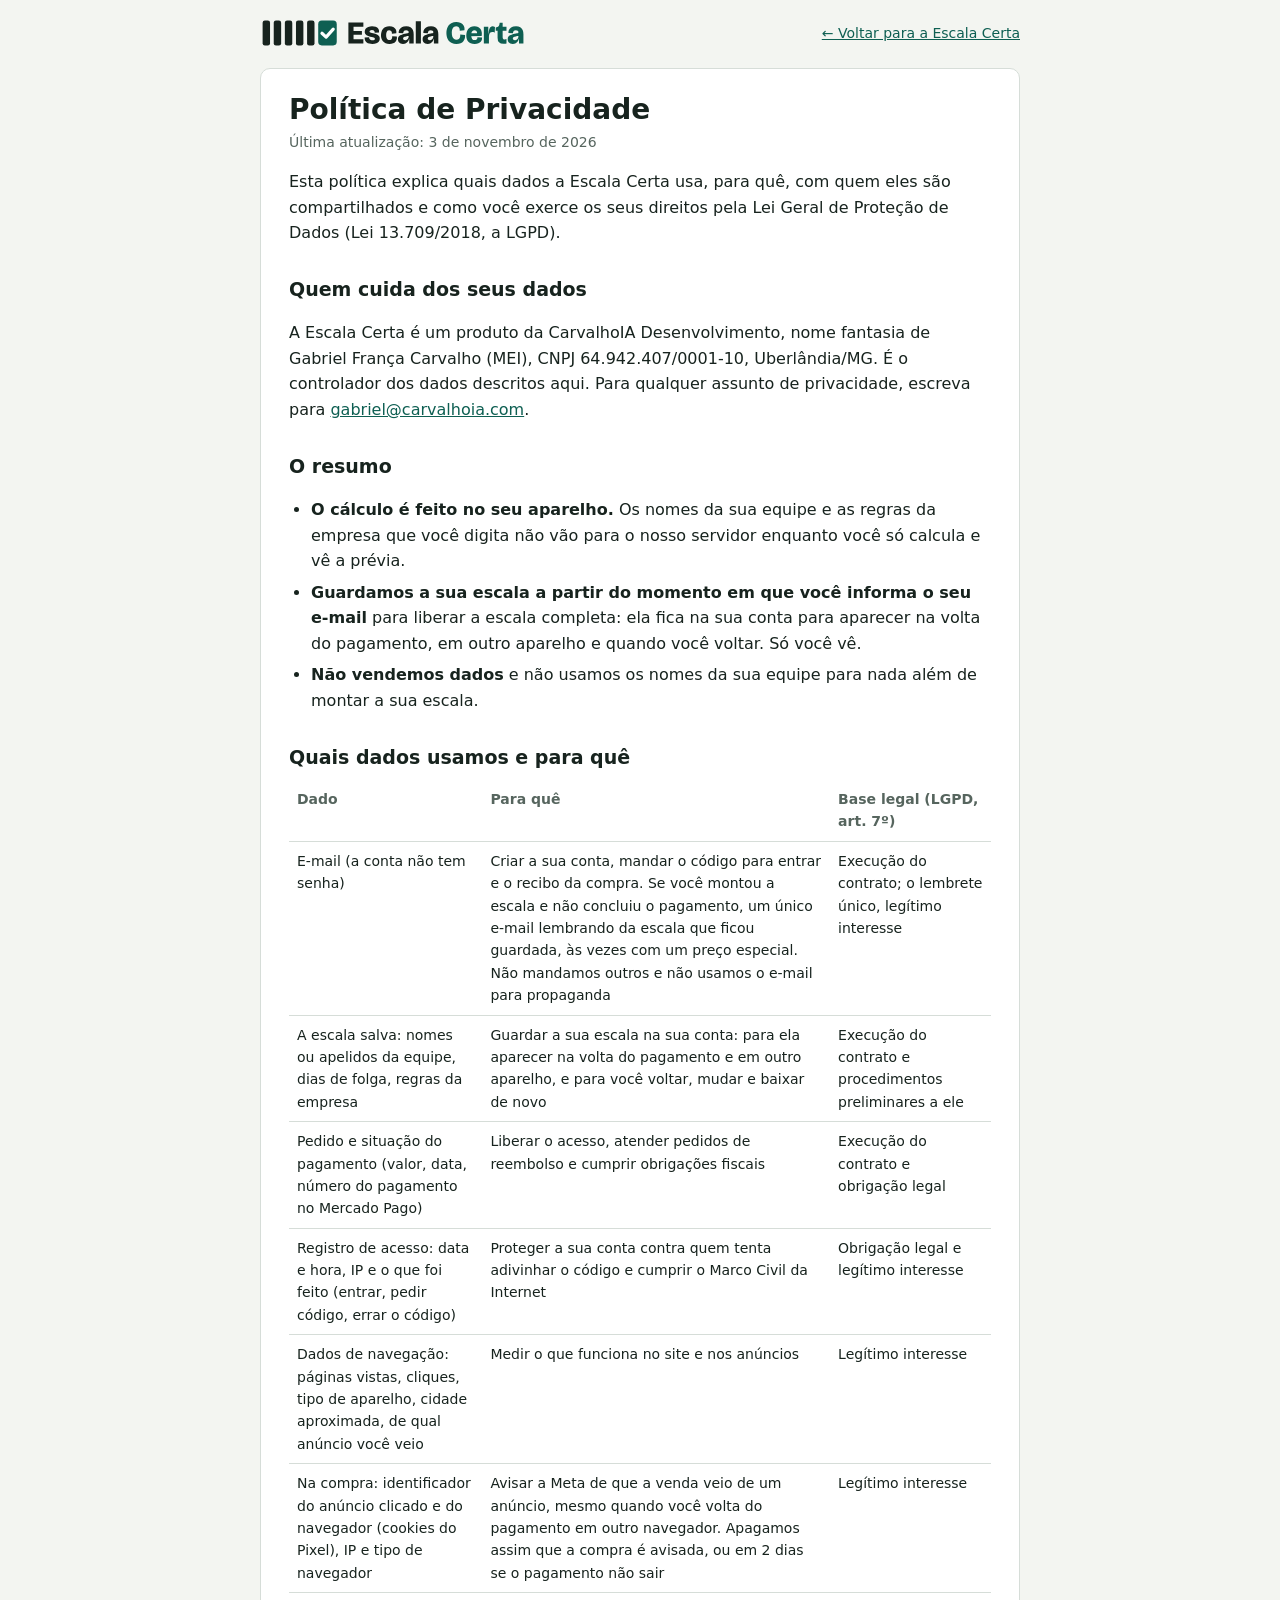
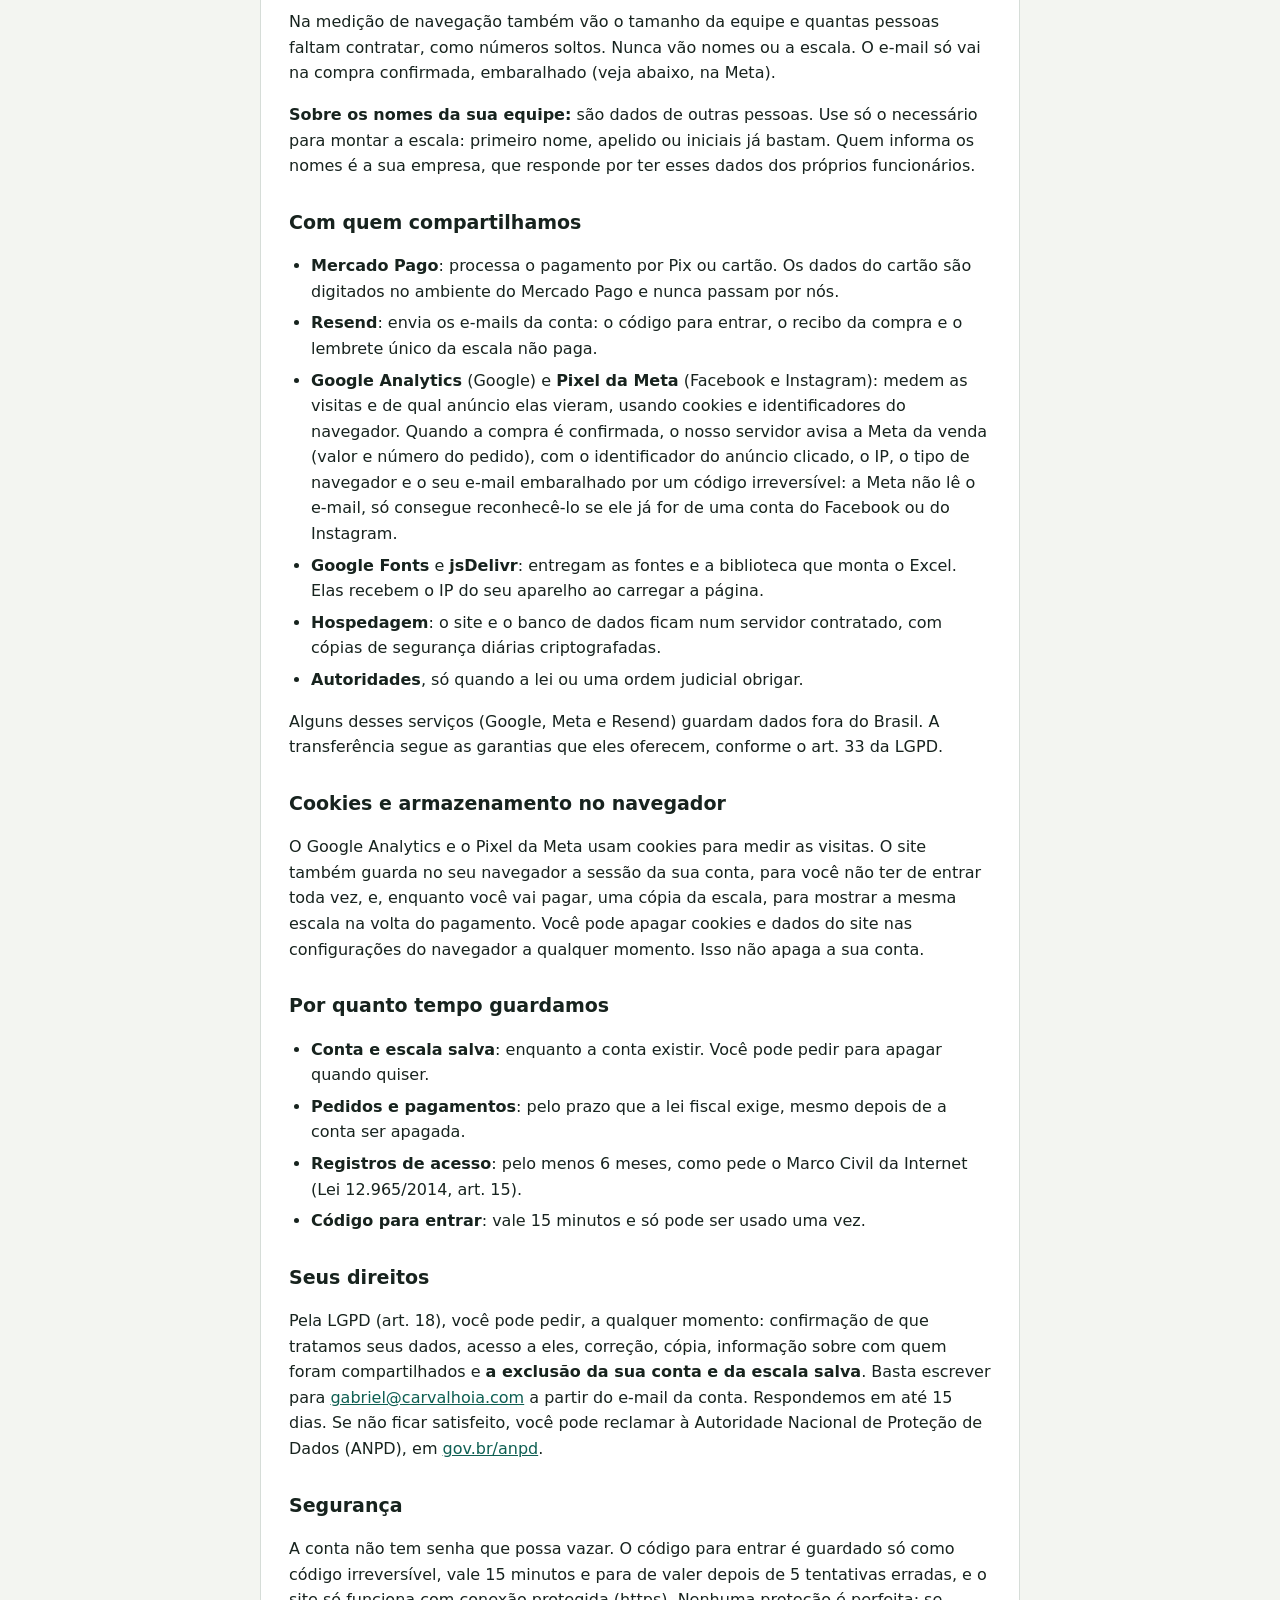
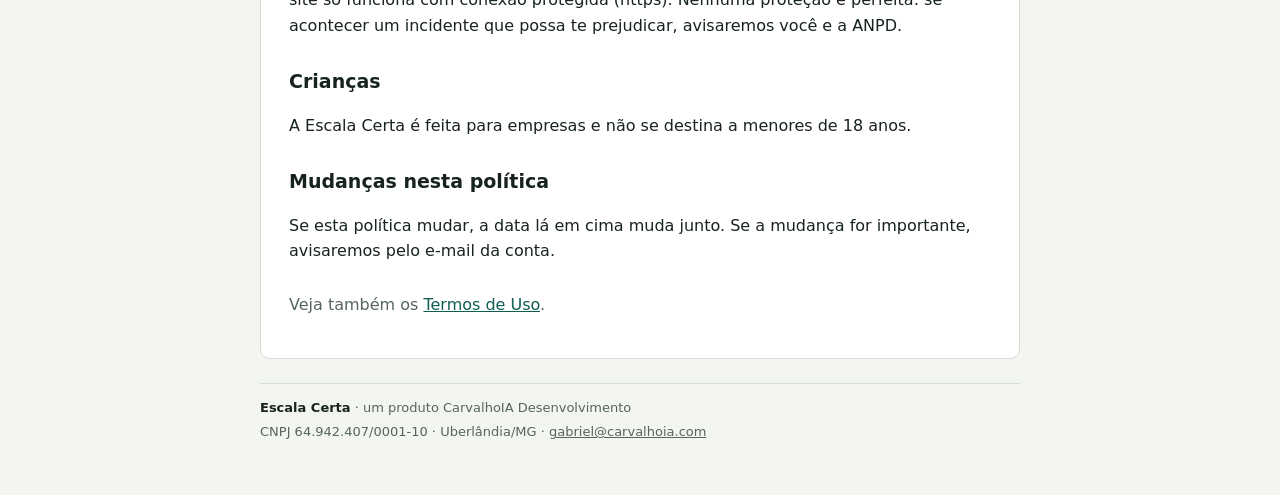
<file: gerador/privacidade.html>
<!doctype html>
<html lang="pt-BR">
<head>
<meta charset="utf-8">
<meta name="viewport" content="width=device-width, initial-scale=1, viewport-fit=cover">
<title>Política de Privacidade · Escala Certa</title>
<link rel="icon" href="img/icone.svg" type="image/svg+xml">
<link rel="icon" href="img/favicon-32.png" sizes="32x32" type="image/png">
<meta name="theme-color" content="#0e5f52">
<link rel="stylesheet" href="legal.css">
</head>
<body>
<header class="cabeca">
  <a class="logo" href="./"><img src="img/logo.svg" alt="Escala Certa" width="170" height="34"></a>
  <a class="voltar" href="./">← Voltar para a Escala Certa</a>
</header>
<main class="texto">
  <h1>Política de Privacidade</h1>
  <p class="data">Última atualização: 3 de novembro de 2026</p>

  <p>Esta política explica quais dados a Escala Certa usa, para quê, com quem eles são compartilhados e como você
    exerce os seus direitos pela Lei Geral de Proteção de Dados (Lei 13.709/2018, a LGPD).</p>

  <h2>Quem cuida dos seus dados</h2>
  <p>A Escala Certa é um produto da CarvalhoIA Desenvolvimento, nome fantasia de Gabriel França Carvalho (MEI),
    CNPJ 64.942.407/0001-10, Uberlândia/MG. É o controlador dos dados descritos aqui. Para qualquer assunto de
    privacidade, escreva para <a href="mailto:gabriel@carvalhoia.com">gabriel@carvalhoia.com</a>.</p>

  <h2>O resumo</h2>
  <ul>
    <li><b>O cálculo é feito no seu aparelho.</b> Os nomes da sua equipe e as regras da empresa que você digita não vão
      para o nosso servidor enquanto você só calcula e vê a prévia.</li>
    <li><b>Guardamos a sua escala a partir do momento em que você informa o seu e-mail</b> para liberar a escala completa:
      ela fica na sua conta para aparecer na volta do pagamento, em outro aparelho e quando você voltar. Só você vê.</li>
    <li><b>Não vendemos dados</b> e não usamos os nomes da sua equipe para nada além de montar a sua escala.</li>
  </ul>

  <h2>Quais dados usamos e para quê</h2>
  <table>
    <thead><tr><th>Dado</th><th>Para quê</th><th>Base legal (LGPD, art. 7º)</th></tr></thead>
    <tbody>
      <tr><td>E-mail (a conta não tem senha)</td>
        <td>Criar a sua conta, mandar o código para entrar e o recibo da compra. Se você montou a escala e não concluiu o pagamento, um único e-mail lembrando da escala que ficou guardada, às vezes com um preço especial. Não mandamos outros e não usamos o e-mail para propaganda</td><td>Execução do contrato; o lembrete único, legítimo interesse</td></tr>
      <tr><td>A escala salva: nomes ou apelidos da equipe, dias de folga, regras da empresa</td>
        <td>Guardar a sua escala na sua conta: para ela aparecer na volta do pagamento e em outro aparelho, e para você voltar, mudar e baixar de novo</td><td>Execução do contrato e procedimentos preliminares a ele</td></tr>
      <tr><td>Pedido e situação do pagamento (valor, data, número do pagamento no Mercado Pago)</td>
        <td>Liberar o acesso, atender pedidos de reembolso e cumprir obrigações fiscais</td><td>Execução do contrato e obrigação legal</td></tr>
      <tr><td>Registro de acesso: data e hora, IP e o que foi feito (entrar, pedir código, errar o código)</td>
        <td>Proteger a sua conta contra quem tenta adivinhar o código e cumprir o Marco Civil da Internet</td><td>Obrigação legal e legítimo interesse</td></tr>
      <tr><td>Dados de navegação: páginas vistas, cliques, tipo de aparelho, cidade aproximada, de qual anúncio você veio</td>
        <td>Medir o que funciona no site e nos anúncios</td><td>Legítimo interesse</td></tr>
      <tr><td>Na compra: identificador do anúncio clicado e do navegador (cookies do Pixel), IP e tipo de navegador</td>
        <td>Avisar a Meta de que a venda veio de um anúncio, mesmo quando você volta do pagamento em outro navegador.
          Apagamos assim que a compra é avisada, ou em 2 dias se o pagamento não sair</td><td>Legítimo interesse</td></tr>
    </tbody>
  </table>
  <p>Na medição de navegação também vão o tamanho da equipe e quantas pessoas faltam contratar, como números soltos.
    Nunca vão nomes ou a escala. O e-mail só vai na compra confirmada, embaralhado (veja abaixo, na Meta).</p>
  <p><b>Sobre os nomes da sua equipe:</b> são dados de outras pessoas. Use só o necessário para montar a escala:
    primeiro nome, apelido ou iniciais já bastam. Quem informa os nomes é a sua empresa, que responde por ter esses
    dados dos próprios funcionários.</p>

  <h2>Com quem compartilhamos</h2>
  <ul>
    <li><b>Mercado Pago</b>: processa o pagamento por Pix ou cartão. Os dados do cartão são digitados no ambiente
      do Mercado Pago e nunca passam por nós.</li>
    <li><b>Resend</b>: envia os e-mails da conta: o código para entrar, o recibo da compra e o lembrete único da escala não paga.</li>
    <li><b>Google Analytics</b> (Google) e <b>Pixel da Meta</b> (Facebook e Instagram): medem as visitas e de qual
      anúncio elas vieram, usando cookies e identificadores do navegador. Quando a compra é confirmada, o nosso
      servidor avisa a Meta da venda (valor e número do pedido), com o identificador do anúncio clicado, o IP, o tipo
      de navegador e o seu e-mail embaralhado por um código irreversível: a Meta não lê o e-mail, só consegue
      reconhecê-lo se ele já for de uma conta do Facebook ou do Instagram.</li>
    <li><b>Google Fonts</b> e <b>jsDelivr</b>: entregam as fontes e a biblioteca que monta o Excel. Elas recebem o
      IP do seu aparelho ao carregar a página.</li>
    <li><b>Hospedagem</b>: o site e o banco de dados ficam num servidor contratado, com cópias de segurança diárias
      criptografadas.</li>
    <li><b>Autoridades</b>, só quando a lei ou uma ordem judicial obrigar.</li>
  </ul>
  <p>Alguns desses serviços (Google, Meta e Resend) guardam dados fora do Brasil. A transferência segue as
    garantias que eles oferecem, conforme o art. 33 da LGPD.</p>

  <h2>Cookies e armazenamento no navegador</h2>
  <p>O Google Analytics e o Pixel da Meta usam cookies para medir as visitas. O site também guarda no seu navegador
    a sessão da sua conta, para você não ter de entrar toda vez, e, enquanto você vai pagar, uma cópia da escala,
    para mostrar a mesma escala na volta do pagamento. Você pode apagar cookies e dados do site nas configurações
    do navegador a qualquer momento. Isso não apaga a sua conta.</p>

  <h2>Por quanto tempo guardamos</h2>
  <ul>
    <li><b>Conta e escala salva</b>: enquanto a conta existir. Você pode pedir para apagar quando quiser.</li>
    <li><b>Pedidos e pagamentos</b>: pelo prazo que a lei fiscal exige, mesmo depois de a conta ser apagada.</li>
    <li><b>Registros de acesso</b>: pelo menos 6 meses, como pede o Marco Civil da Internet (Lei 12.965/2014, art. 15).</li>
    <li><b>Código para entrar</b>: vale 15 minutos e só pode ser usado uma vez.</li>
  </ul>

  <h2>Seus direitos</h2>
  <p>Pela LGPD (art. 18), você pode pedir, a qualquer momento: confirmação de que tratamos seus dados, acesso a eles,
    correção, cópia, informação sobre com quem foram compartilhados e <b>a exclusão da sua conta e da escala salva</b>.
    Basta escrever para <a href="mailto:gabriel@carvalhoia.com">gabriel@carvalhoia.com</a> a partir do e-mail da conta.
    Respondemos em até 15 dias. Se não ficar satisfeito, você pode reclamar à Autoridade Nacional de Proteção de Dados
    (ANPD), em <a href="https://www.gov.br/anpd">gov.br/anpd</a>.</p>

  <h2>Segurança</h2>
  <p>A conta não tem senha que possa vazar. O código para entrar é guardado só como código irreversível, vale
    15 minutos e para de valer depois de 5 tentativas erradas, e o site só funciona com conexão protegida (https). Nenhuma proteção é perfeita: se acontecer um incidente que possa
    te prejudicar, avisaremos você e a ANPD.</p>

  <h2>Crianças</h2>
  <p>A Escala Certa é feita para empresas e não se destina a menores de 18 anos.</p>

  <h2>Mudanças nesta política</h2>
  <p>Se esta política mudar, a data lá em cima muda junto. Se a mudança for importante, avisaremos pelo e-mail da conta.</p>

  <p class="ver-tambem">Veja também os <a href="termos.html">Termos de Uso</a>.</p>
</main>
<footer class="rodape">
  <p><b>Escala Certa</b> · um produto CarvalhoIA Desenvolvimento</p>
  <p>CNPJ 64.942.407/0001-10 · Uberlândia/MG ·
    <a href="mailto:gabriel@carvalhoia.com">gabriel@carvalhoia.com</a></p>
</footer>
</body>
</html>
</file>
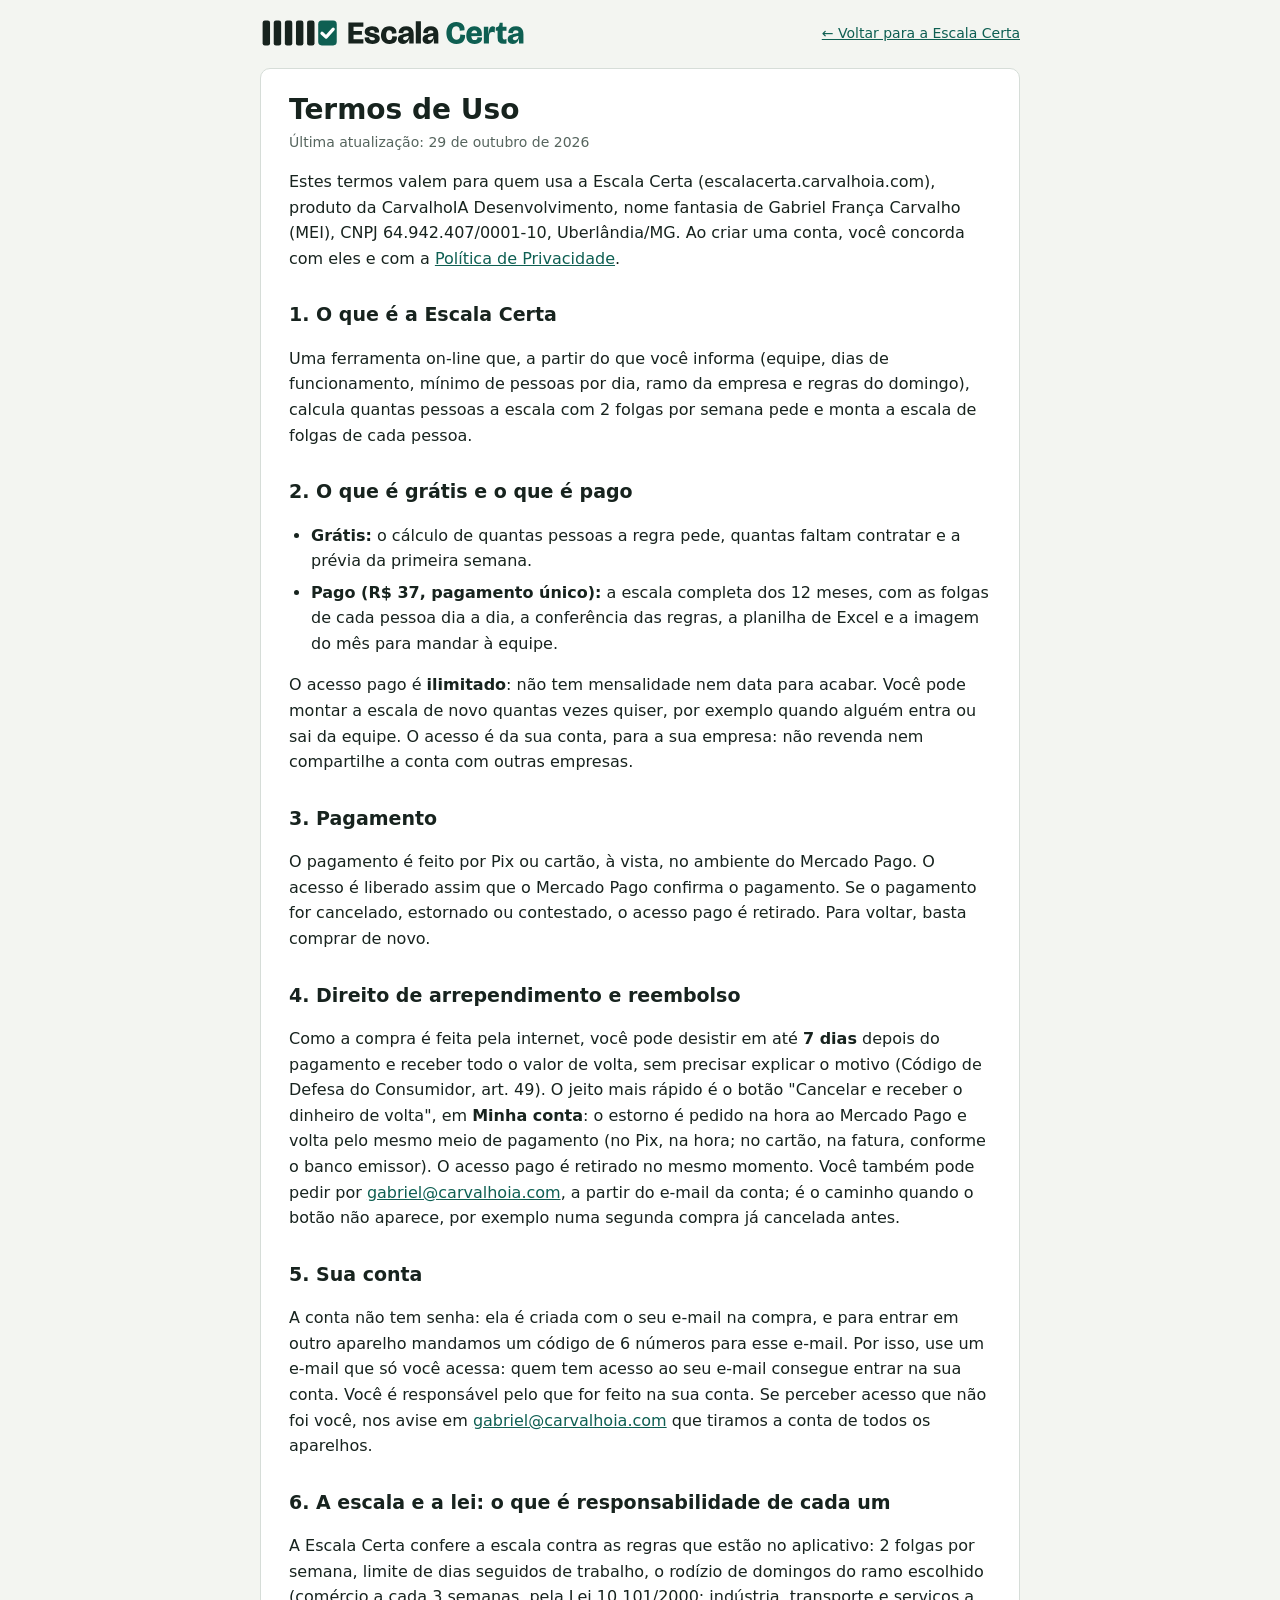
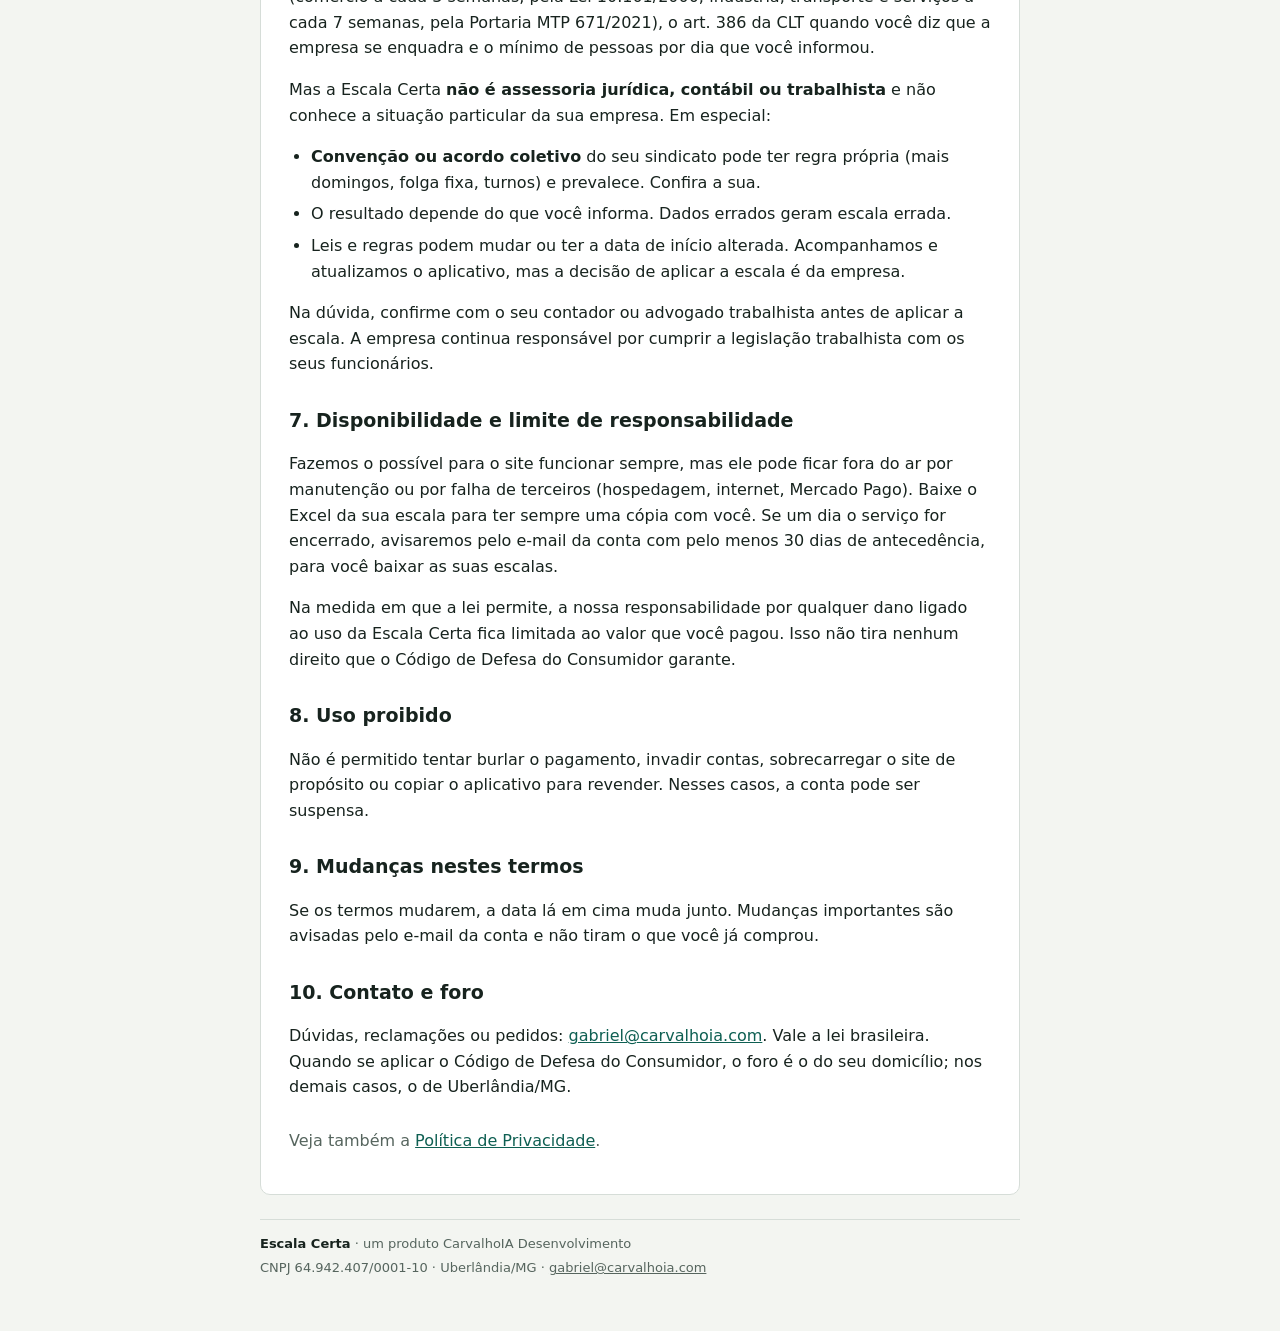
<file: gerador/termos.html>
<!doctype html>
<html lang="pt-BR">
<head>
<meta charset="utf-8">
<meta name="viewport" content="width=device-width, initial-scale=1, viewport-fit=cover">
<title>Termos de Uso · Escala Certa</title>
<link rel="icon" href="img/icone.svg" type="image/svg+xml">
<link rel="icon" href="img/favicon-32.png" sizes="32x32" type="image/png">
<meta name="theme-color" content="#0e5f52">
<link rel="stylesheet" href="legal.css">
</head>
<body>
<header class="cabeca">
  <a class="logo" href="./"><img src="img/logo.svg" alt="Escala Certa" width="170" height="34"></a>
  <a class="voltar" href="./">← Voltar para a Escala Certa</a>
</header>
<main class="texto">
  <h1>Termos de Uso</h1>
  <p class="data">Última atualização: 29 de outubro de 2026</p>

  <p>Estes termos valem para quem usa a Escala Certa (escalacerta.carvalhoia.com), produto da CarvalhoIA
    Desenvolvimento, nome fantasia de Gabriel França Carvalho (MEI), CNPJ 64.942.407/0001-10, Uberlândia/MG.
    Ao criar uma conta, você concorda com eles e com a <a href="privacidade.html">Política de Privacidade</a>.</p>

  <h2>1. O que é a Escala Certa</h2>
  <p>Uma ferramenta on-line que, a partir do que você informa (equipe, dias de funcionamento, mínimo de pessoas por
    dia, ramo da empresa e regras do domingo), calcula quantas pessoas a escala com 2 folgas por semana pede e monta
    a escala de folgas de cada pessoa.</p>

  <h2>2. O que é grátis e o que é pago</h2>
  <ul>
    <li><b>Grátis:</b> o cálculo de quantas pessoas a regra pede, quantas faltam contratar e a prévia da primeira semana.</li>
    <li><b>Pago (R$ 37, pagamento único):</b> a escala completa dos 12 meses, com as folgas de cada pessoa dia a dia,
      a conferência das regras, a planilha de Excel e a imagem do mês para mandar à equipe.</li>
  </ul>
  <p>O acesso pago é <b>ilimitado</b>: não tem mensalidade nem data para acabar. Você pode montar a escala de novo
    quantas vezes quiser, por exemplo quando alguém entra ou sai da equipe. O acesso é da sua conta, para a sua
    empresa: não revenda nem compartilhe a conta com outras empresas.</p>

  <h2>3. Pagamento</h2>
  <p>O pagamento é feito por Pix ou cartão, à vista, no ambiente do Mercado Pago. O acesso é liberado assim que o
    Mercado Pago confirma o pagamento. Se o pagamento for cancelado, estornado ou contestado, o acesso pago é retirado.
    Para voltar, basta comprar de novo.</p>

  <h2>4. Direito de arrependimento e reembolso</h2>
  <p>Como a compra é feita pela internet, você pode desistir em até <b>7 dias</b> depois do pagamento e receber todo o
    valor de volta, sem precisar explicar o motivo (Código de Defesa do Consumidor, art. 49). O jeito mais rápido é
    o botão "Cancelar e receber o dinheiro de volta", em <b>Minha conta</b>: o estorno é pedido na hora ao Mercado
    Pago e volta pelo mesmo meio de pagamento (no Pix, na hora; no cartão, na fatura, conforme o banco emissor). O
    acesso pago é retirado no mesmo momento. Você também pode pedir por
    <a href="mailto:gabriel@carvalhoia.com">gabriel@carvalhoia.com</a>, a partir do e-mail da conta; é o caminho
    quando o botão não aparece, por exemplo numa segunda compra já cancelada antes.</p>

  <h2>5. Sua conta</h2>
  <p>A conta não tem senha: ela é criada com o seu e-mail na compra, e para entrar em outro aparelho mandamos um
    código de 6 números para esse e-mail. Por isso, use um e-mail que só você acessa: quem tem acesso ao seu e-mail
    consegue entrar na sua conta. Você é responsável pelo que for feito na sua conta. Se perceber acesso que não foi
    você, nos avise em <a href="mailto:gabriel@carvalhoia.com">gabriel@carvalhoia.com</a> que tiramos a conta de
    todos os aparelhos.</p>

  <h2>6. A escala e a lei: o que é responsabilidade de cada um</h2>
  <p>A Escala Certa confere a escala contra as regras que estão no aplicativo: 2 folgas por semana, limite de dias
    seguidos de trabalho, o rodízio de domingos do ramo escolhido (comércio a cada 3 semanas, pela Lei 10.101/2000;
    indústria, transporte e serviços a cada 7 semanas, pela Portaria MTP 671/2021), o art. 386 da CLT quando você diz
    que a empresa se enquadra e o mínimo de pessoas por dia que você informou.</p>
  <p>Mas a Escala Certa <b>não é assessoria jurídica, contábil ou trabalhista</b> e não conhece a situação particular
    da sua empresa. Em especial:</p>
  <ul>
    <li><b>Convenção ou acordo coletivo</b> do seu sindicato pode ter regra própria (mais domingos, folga fixa, turnos)
      e prevalece. Confira a sua.</li>
    <li>O resultado depende do que você informa. Dados errados geram escala errada.</li>
    <li>Leis e regras podem mudar ou ter a data de início alterada. Acompanhamos e atualizamos o aplicativo, mas a
      decisão de aplicar a escala é da empresa.</li>
  </ul>
  <p>Na dúvida, confirme com o seu contador ou advogado trabalhista antes de aplicar a escala. A empresa continua
    responsável por cumprir a legislação trabalhista com os seus funcionários.</p>

  <h2>7. Disponibilidade e limite de responsabilidade</h2>
  <p>Fazemos o possível para o site funcionar sempre, mas ele pode ficar fora do ar por manutenção ou por falha de
    terceiros (hospedagem, internet, Mercado Pago). Baixe o Excel da sua escala para ter sempre uma cópia com você.
    Se um dia o serviço for encerrado, avisaremos pelo e-mail da conta com pelo menos 30 dias de antecedência, para
    você baixar as suas escalas.</p>
  <p>Na medida em que a lei permite, a nossa responsabilidade por qualquer dano ligado ao uso da Escala Certa fica
    limitada ao valor que você pagou. Isso não tira nenhum direito que o Código de Defesa do Consumidor garante.</p>

  <h2>8. Uso proibido</h2>
  <p>Não é permitido tentar burlar o pagamento, invadir contas, sobrecarregar o site de propósito ou copiar o
    aplicativo para revender. Nesses casos, a conta pode ser suspensa.</p>

  <h2>9. Mudanças nestes termos</h2>
  <p>Se os termos mudarem, a data lá em cima muda junto. Mudanças importantes são avisadas pelo e-mail da conta e não
    tiram o que você já comprou.</p>

  <h2>10. Contato e foro</h2>
  <p>Dúvidas, reclamações ou pedidos: <a href="mailto:gabriel@carvalhoia.com">gabriel@carvalhoia.com</a>. Vale a lei
    brasileira. Quando se aplicar o Código de Defesa do Consumidor, o foro é o do seu domicílio; nos demais casos,
    o de Uberlândia/MG.</p>

  <p class="ver-tambem">Veja também a <a href="privacidade.html">Política de Privacidade</a>.</p>
</main>
<footer class="rodape">
  <p><b>Escala Certa</b> · um produto CarvalhoIA Desenvolvimento</p>
  <p>CNPJ 64.942.407/0001-10 · Uberlândia/MG ·
    <a href="mailto:gabriel@carvalhoia.com">gabriel@carvalhoia.com</a></p>
</footer>
</body>
</html>
</file>
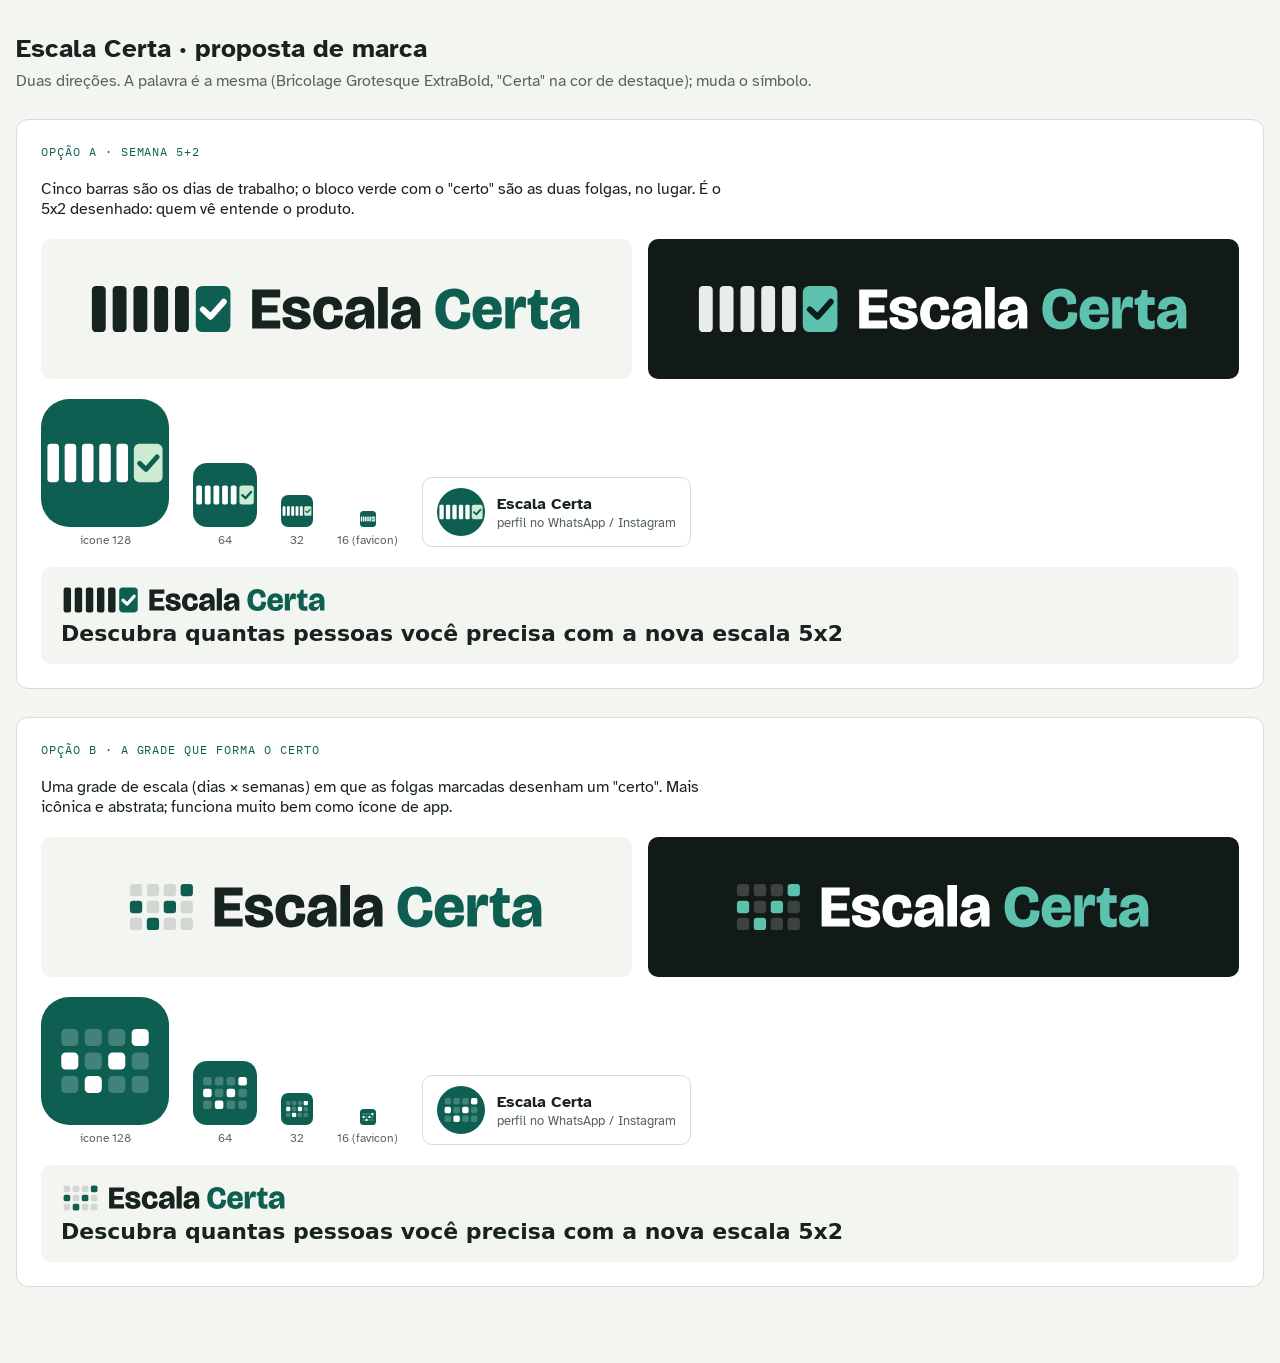
<file: marca/apresentacao.html>
<!doctype html>
<html lang="pt-BR">
<head>
<meta charset="utf-8">
<meta name="viewport" content="width=device-width, initial-scale=1">
<title>Escala Certa · marca</title>
<link rel="stylesheet" href="https://fonts.googleapis.com/css2?family=Atkinson+Hyperlegible:wght@400;700&family=IBM+Plex+Mono:wght@600&display=swap">
<style>
  :root { --papel: #f3f5f1; --tinta: #17231e; --tinta-2: #56655e; --linha: #d6ddd8; --escuro: #121a17; --acento: #0e5f52; }
  * { box-sizing: border-box; }
  body { margin: 0; background: var(--papel); color: var(--tinta); font-family: "Atkinson Hyperlegible", system-ui, sans-serif;
    padding: 32px max(16px, env(safe-area-inset-left, 0px)) 48px; }
  h1 { font-size: 26px; margin: 0 0 6px; }
  .sub { color: var(--tinta-2); margin: 0 0 28px; }
  .opcao { background: #fff; border: 1px solid var(--linha); border-radius: 12px; padding: 24px; margin-bottom: 28px; display: flex; flex-direction: column; gap: 20px; }
  .rot { font-family: "IBM Plex Mono", monospace; font-size: 12px; letter-spacing: 0.08em; text-transform: uppercase; color: var(--acento); }
  .ideia { margin: 0; max-width: 70ch; }
  .linha { display: grid; grid-template-columns: 1fr 1fr; gap: 16px; }
  @media (max-width: 800px) { .linha { grid-template-columns: 1fr; } }
  .quadro { border-radius: 10px; padding: 28px; display: flex; align-items: center; justify-content: center; min-height: 140px; }
  .quadro.claro { background: var(--papel); }
  .quadro.escuro { background: var(--escuro); }
  .quadro img { max-width: 100%; height: 56px; }
  .icones { display: flex; align-items: flex-end; gap: 24px; flex-wrap: wrap; }
  .icones figure { margin: 0; display: flex; flex-direction: column; align-items: center; gap: 6px; font-size: 12px; color: var(--tinta-2); }
  .topo { background: var(--papel); border-radius: 10px; padding: 18px 20px; display: flex; flex-direction: column; gap: 6px; }
  .topo img { height: 30px; align-self: flex-start; }
  .topo b { font-family: "Bricolage Grotesque", system-ui, sans-serif; font-size: 22px; }
  .whats { display: flex; align-items: center; gap: 12px; background: #fff; border: 1px solid var(--linha); border-radius: 10px; padding: 10px 14px; max-width: 360px; }
  .whats img { width: 48px; height: 48px; border-radius: 50%; }
  .whats small { color: var(--tinta-2); display: block; }
</style>
</head>
<body>
  <h1>Escala Certa · proposta de marca</h1>
  <p class="sub">Duas direções. A palavra é a mesma (Bricolage Grotesque ExtraBold, "Certa" na cor de destaque); muda o símbolo.</p>

  <section class="opcao">
    <span class="rot">Opção A · Semana 5+2</span>
    <p class="ideia">Cinco barras são os dias de trabalho; o bloco verde com o "certo" são as duas folgas, no lugar. É o 5x2 desenhado: quem vê entende o produto.</p>
    <div class="linha">
      <div class="quadro claro"><img src="escala-certa-A-horizontal.svg" alt="Escala Certa, opção A"></div>
      <div class="quadro escuro"><img src="escala-certa-A-horizontal-fundo-escuro.svg" alt="Escala Certa, opção A, fundo escuro"></div>
    </div>
    <div class="icones">
      <figure><img src="escala-certa-A-icone.svg" width="128" height="128" alt=""><figcaption>ícone 128</figcaption></figure>
      <figure><img src="escala-certa-A-icone.svg" width="64" height="64" alt=""><figcaption>64</figcaption></figure>
      <figure><img src="escala-certa-A-icone.svg" width="32" height="32" alt=""><figcaption>32</figcaption></figure>
      <figure><img src="escala-certa-A-icone.svg" width="16" height="16" alt=""><figcaption>16 (favicon)</figcaption></figure>
      <div class="whats"><img src="escala-certa-A-icone.svg" alt=""><div><b>Escala Certa</b><small>perfil no WhatsApp / Instagram</small></div></div>
    </div>
    <div class="topo"><img src="escala-certa-A-horizontal.svg" alt=""><b>Descubra quantas pessoas você precisa com a nova escala 5x2</b></div>
  </section>

  <section class="opcao">
    <span class="rot">Opção B · A grade que forma o certo</span>
    <p class="ideia">Uma grade de escala (dias × semanas) em que as folgas marcadas desenham um "certo". Mais icônica e abstrata; funciona muito bem como ícone de app.</p>
    <div class="linha">
      <div class="quadro claro"><img src="escala-certa-B-horizontal.svg" alt="Escala Certa, opção B"></div>
      <div class="quadro escuro"><img src="escala-certa-B-horizontal-fundo-escuro.svg" alt="Escala Certa, opção B, fundo escuro"></div>
    </div>
    <div class="icones">
      <figure><img src="escala-certa-B-icone.svg" width="128" height="128" alt=""><figcaption>ícone 128</figcaption></figure>
      <figure><img src="escala-certa-B-icone.svg" width="64" height="64" alt=""><figcaption>64</figcaption></figure>
      <figure><img src="escala-certa-B-icone.svg" width="32" height="32" alt=""><figcaption>32</figcaption></figure>
      <figure><img src="escala-certa-B-icone.svg" width="16" height="16" alt=""><figcaption>16 (favicon)</figcaption></figure>
      <div class="whats"><img src="escala-certa-B-icone.svg" alt=""><div><b>Escala Certa</b><small>perfil no WhatsApp / Instagram</small></div></div>
    </div>
    <div class="topo"><img src="escala-certa-B-horizontal.svg" alt=""><b>Descubra quantas pessoas você precisa com a nova escala 5x2</b></div>
  </section>
</body>
</html>
</file>
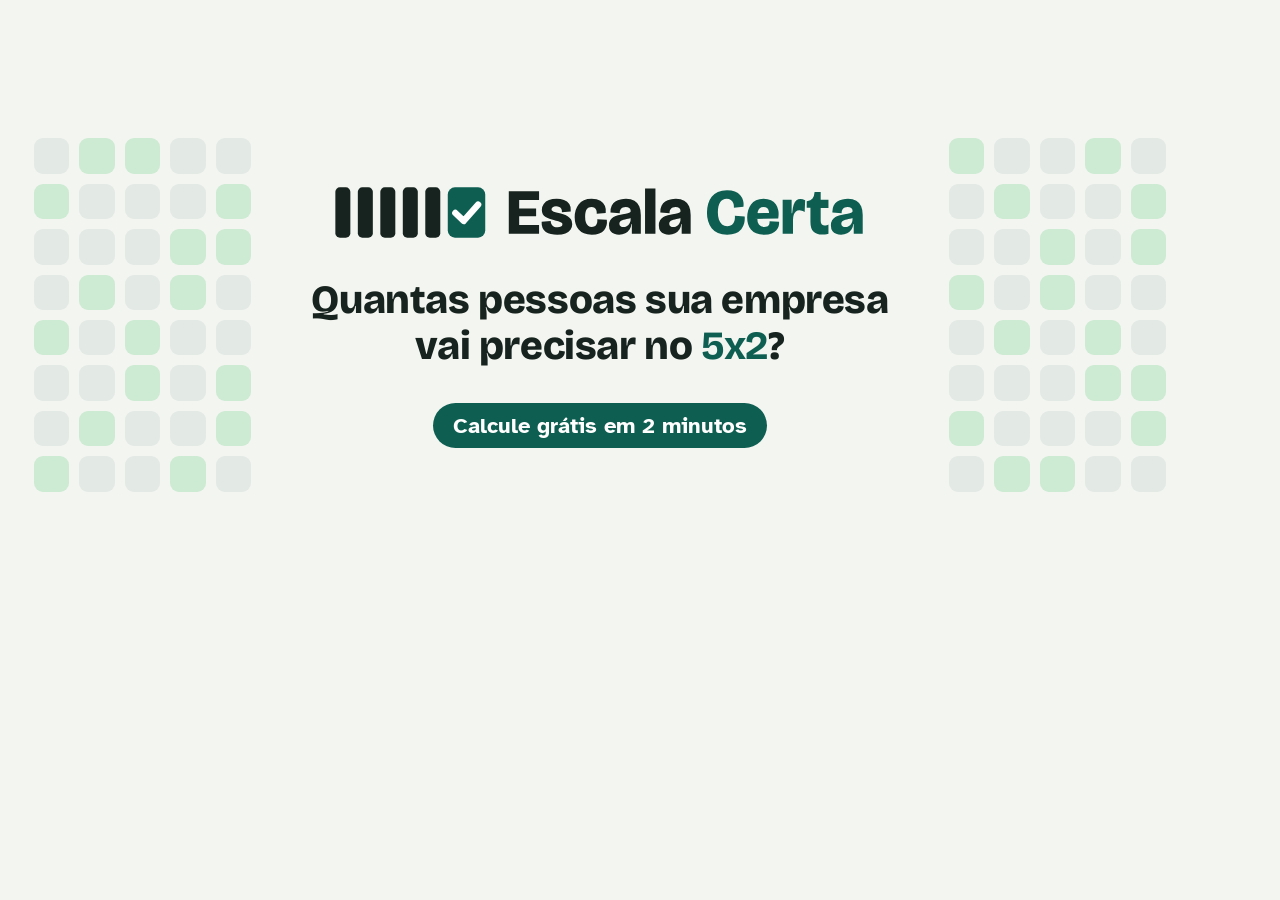
<file: marca/compartilhar.html>
<!doctype html>
<html lang="pt-BR">
<head>
<meta charset="utf-8">
<link rel="stylesheet" href="https://fonts.googleapis.com/css2?family=Atkinson+Hyperlegible:wght@400;700&family=Bricolage+Grotesque:opsz,wght@12..96,800&display=swap">
<style>
  /* prévia de link: 1200×630. Tudo o que importa fica no quadrado do meio (630×630),
     que é o pedaço que o WhatsApp mostra quando corta a imagem em quadradinho */
  * { margin: 0; box-sizing: border-box; }
  html, body { width: 1200px; height: 630px; overflow: hidden; }
  body { background: #f3f5f1; font-family: "Atkinson Hyperlegible", sans-serif; color: #17231e; position: relative; }
  .lado { position: absolute; top: 0; bottom: 0; width: 285px; display: grid; grid-template-columns: repeat(5, 1fr);
    gap: 10px; padding: 60px 34px; align-content: center; }
  .lado.esq { left: 0; } .lado.dir { right: 0; }
  .lado span { aspect-ratio: 1; border-radius: 9px; background: #e3e9e5; }
  .lado span.f { background: #cdebd3; }
  .meio { position: absolute; left: 285px; width: 630px; top: 0; bottom: 0; display: flex; flex-direction: column;
    align-items: center; justify-content: center; text-align: center; gap: 34px; }
  .meio img { width: 540px; }
  h1 { font-family: "Bricolage Grotesque", sans-serif; font-weight: 800; font-size: 40px; line-height: 1.15; letter-spacing: -0.01em; white-space: nowrap; }
  h1 b { color: #0e5f52; }
  p { font-size: 25px; color: #56655e; }
  .selo { display: inline-block; background: #0e5f52; color: #fff; font-weight: 700; font-size: 22px; padding: 9px 20px; border-radius: 999px; }
</style>
</head>
<body>
  <div class="lado esq" id="esq"></div>
  <div class="meio">
    <img src="../gerador/img/logo.svg" alt="">
    <h1>Quantas pessoas sua empresa<br>vai precisar no <b>5x2</b>?</h1>
    <span class="selo">Calcule grátis em 2 minutos</span>
  </div>
  <div class="lado dir" id="dir"></div>
<script>
  // calendário de folgas desenhado: cada linha é uma semana, com 2 folgas em verde
  const semanas = [[1, 2], [0, 4], [3, 4], [1, 3], [0, 2], [2, 4], [1, 4], [0, 3]];
  for (const id of ['esq', 'dir']) {
    const el = document.getElementById(id);
    (id === 'dir' ? semanas.slice().reverse() : semanas).forEach(f => {
      for (let d = 0; d < 5; d++) { const s = document.createElement('span'); if (f.includes(d)) s.className = 'f'; el.appendChild(s); }
    });
  }
</script>
</body>
</html>
</file>
<file: gerador/legal.css>
/* páginas de texto (privacidade e termos): mesmas cores e letras do site, sem a fonte externa */
:root {
  --papel: #f3f5f1; --cartao: #ffffff; --tinta: #17231e; --tinta-2: #56655e; --linha: #d6ddd8; --acento: #0e5f52;
  --texto: "Atkinson Hyperlegible", "Segoe UI", system-ui, sans-serif;
  color-scheme: light;
}
@media (prefers-color-scheme: dark) {
  :root:not([data-theme="light"]) {
    --papel: #121a17; --cartao: #1a2420; --tinta: #e7eeea; --tinta-2: #a2b1aa; --linha: #2f3c36; --acento: #5cc2ad;
    color-scheme: dark;
  }
}
:root[data-theme="dark"] {
  --papel: #121a17; --cartao: #1a2420; --tinta: #e7eeea; --tinta-2: #a2b1aa; --linha: #2f3c36; --acento: #5cc2ad;
  color-scheme: dark;
}
* { box-sizing: border-box; }
html { -webkit-text-size-adjust: 100%; }
body {
  margin: 0; background: var(--papel); color: var(--tinta); font-family: var(--texto); font-size: 16px; line-height: 1.6;
  padding: 0 max(16px, env(safe-area-inset-right, 0px)) 48px max(16px, env(safe-area-inset-left, 0px));
}
a { color: var(--acento); }
.cabeca, .texto, .rodape { max-width: 760px; margin: 0 auto; }
.cabeca { display: flex; flex-wrap: wrap; align-items: center; justify-content: space-between; gap: 10px; padding-block: 18px 8px; }
.logo img { display: block; height: 30px; width: auto; }
@media (prefers-color-scheme: dark) { :root:not([data-theme="light"]) .logo img { content: url(img/logo-fundo-escuro.svg); } }
:root[data-theme="dark"] .logo img { content: url(img/logo-fundo-escuro.svg); }
.voltar { font-size: 14px; }
.texto { background: var(--cartao); border: 1px solid var(--linha); border-radius: 10px; padding: 24px 28px; margin-top: 12px; }
@media (max-width: 600px) { .texto { padding: 18px 16px; } }
h1 { font-size: 28px; line-height: 1.2; margin: 0 0 4px; }
h2 { font-size: 19px; margin: 28px 0 8px; }
.data { color: var(--tinta-2); font-size: 14px; margin-top: 0; }
ul { padding-left: 22px; }
li { margin-bottom: 6px; }
table { width: 100%; border-collapse: collapse; font-size: 14px; margin: 8px 0 12px; }
th, td { text-align: left; vertical-align: top; padding: 8px; border-bottom: 1px solid var(--linha); }
th { color: var(--tinta-2); font-weight: 700; }
@media (max-width: 600px) {
  /* no celular a tabela vira lista: cada linha um bloco */
  table, tbody, tr, td { display: block; width: 100%; }
  thead { display: none; }
  tr { border-bottom: 1px solid var(--linha); padding: 8px 0; }
  td { border: 0; padding: 2px 0; }
  td:nth-child(2)::before { content: "Para quê: "; font-weight: 700; }
  td:nth-child(3)::before { content: "Base legal: "; font-weight: 700; }
  td:first-child { font-weight: 700; }
}
.ver-tambem { margin-top: 28px; color: var(--tinta-2); }
.rodape { margin-top: 24px; padding-top: 14px; border-top: 1px solid var(--linha); font-size: 13px; color: var(--tinta-2); }
.rodape p { margin: 0 0 4px; }
.rodape b { color: var(--tinta); }
.rodape a { color: inherit; }
</file>
